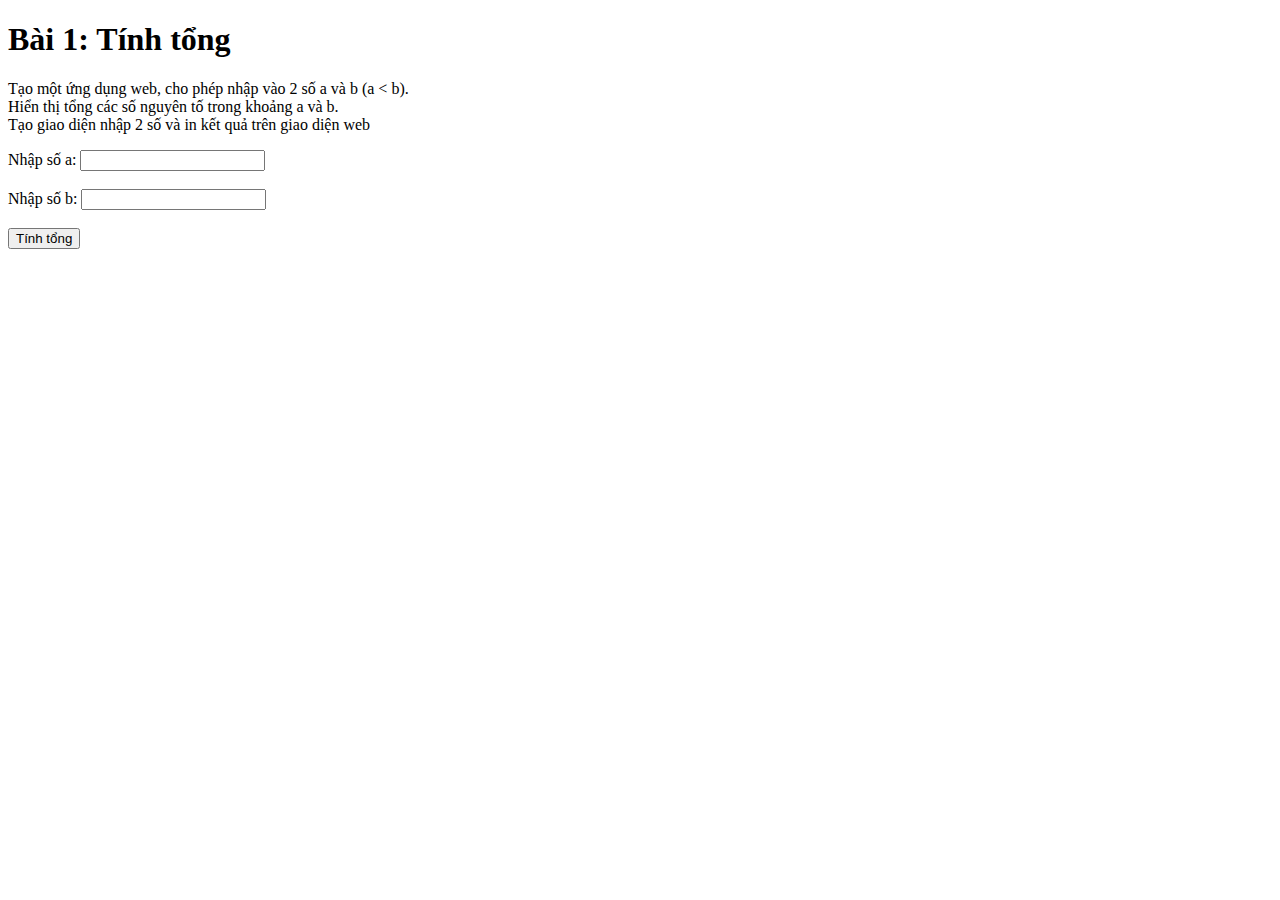
<file: Bai1/index.html>
<!DOCTYPE html>
<html lang="en">
<head>
    <meta charset="UTF-8">
    <meta http-equiv="X-UA-Compatible" content="IE=edge">
    <meta name="viewport" content="width=device-width, initial-scale=1.0">
    <title>Bài 1</title>
    <script src="./play.js"> </script>

</head>
<body>
    <h1>Bài 1: Tính tổng</h1>
    <p>Tạo một ứng dụng web, cho phép nhập vào 2 số a và b (a < b).<br>
        Hiển thị tổng các số nguyên tố trong khoảng a và b. <br>
        Tạo giao diện nhập 2 số và in kết quả trên giao diện web</p>    
        <label for="a">Nhập số a:</label>
        <input type="number" id="a" name="a"><br><br>
        <label for="b">Nhập số b:</label>
        <input type="number" id="b" name="b"><br><br>
        <button onclick="tinhTong()">Tính tổng</button>
        <p id="ketQua"></p>  
</body>
</html>
</file>
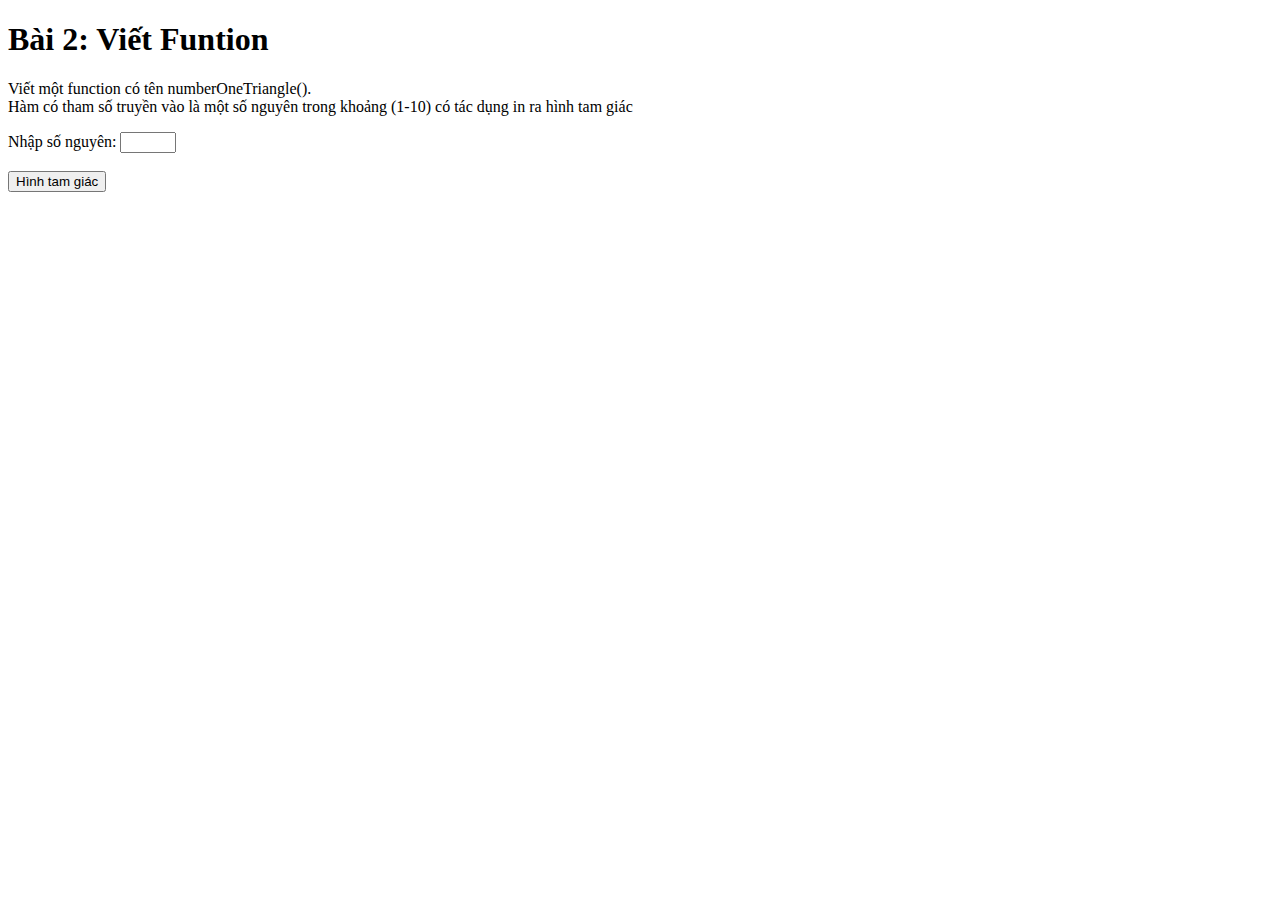
<file: Bai2/index.html>
<!DOCTYPE html>
<html lang="en">
<head>
    <meta charset="UTF-8">
    <meta http-equiv="X-UA-Compatible" content="IE=edge">
    <meta name="viewport" content="width=device-width, initial-scale=1.0">
    <title>Bài 2</title>
</head>
<body>
    <h1>Bài 2: Viết Funtion</h1>
    <p>Viết một function có tên numberOneTriangle().<br>
        Hàm có tham số truyền vào là một số nguyên trong khoảng (1-10) có tác dụng in ra hình tam giác</p> 
    
        <script src="./play.js"> </script>
        <label for="n">Nhập số nguyên:</label>
        <input type="number" id="n" name="n" min="1" max="10"><br><br>
        <button onclick="numberOneTriangle()">Hình tam giác</button>
        <pre id="ketQua"></pre>
</body>
</html>
</file>
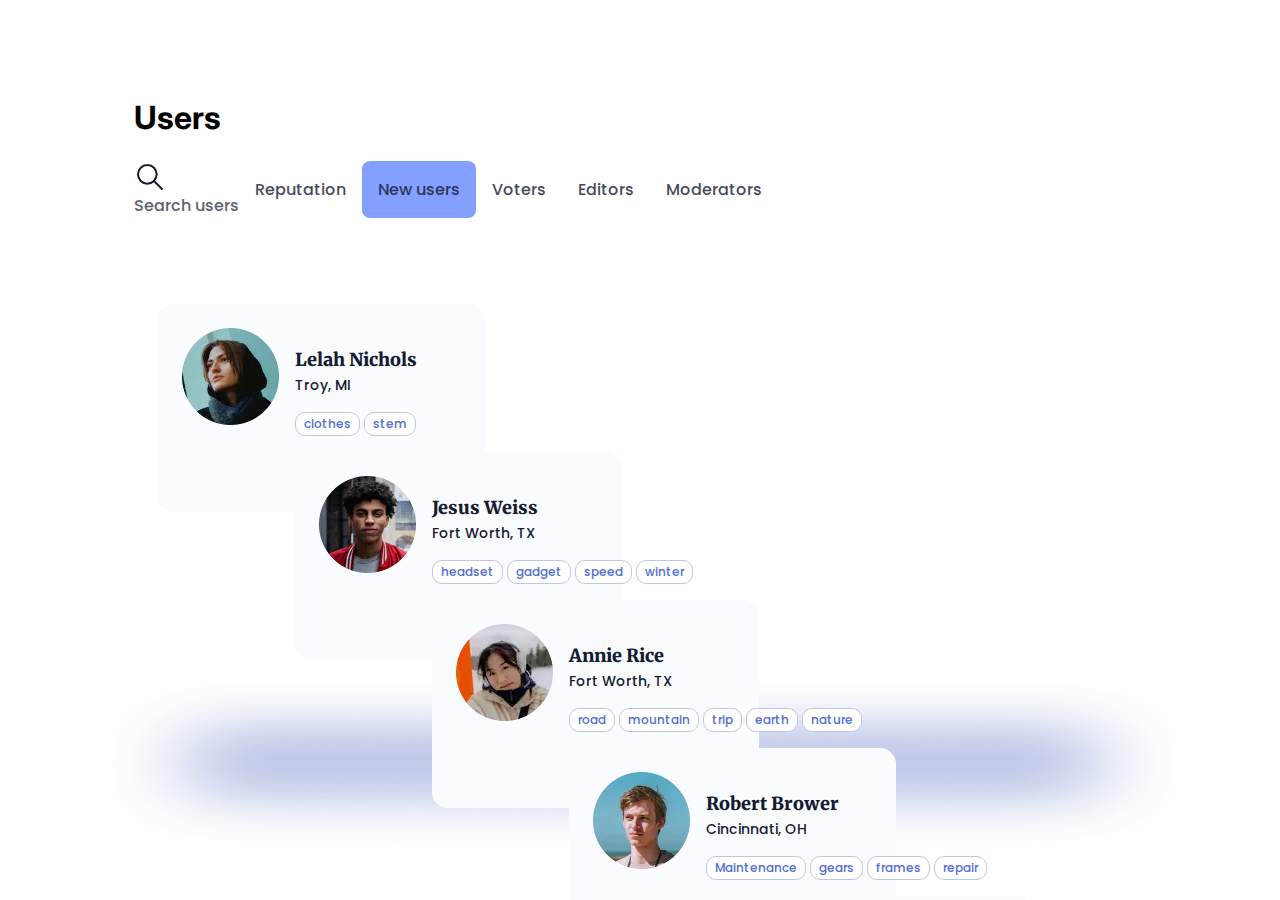
<file: Bai3/index.html>
<!DOCTYPE html>
<html lang="en">
  <head>
    <meta charset="UTF-8">
    <meta http-equiv="X-UA-Compatible" content="IE=edge">
    <meta name="viewport" content="width=device-width, initial-scale=1.0">
    <title>Bài 3</title>

    <style data-tag="reset-style-sheet">
      html {  line-height: 1.15;}body {  margin: 0;}* {  box-sizing: border-box;  border-width: 0;  border-style: solid;}p,li,ul,pre,div,h1,h2,h3,h4,h5,h6,figure,blockquote,figcaption {  margin: 0;  padding: 0;}button {  background-color: transparent;}button,input,optgroup,select,textarea {  font-family: inherit;  font-size: 100%;  line-height: 1.15;  margin: 0;}button,select {  text-transform: none;}button,[type="button"],[type="reset"],[type="submit"] {  -webkit-appearance: button;}button::-moz-focus-inner,[type="button"]::-moz-focus-inner,[type="reset"]::-moz-focus-inner,[type="submit"]::-moz-focus-inner {  border-style: none;  padding: 0;}button:-moz-focus,[type="button"]:-moz-focus,[type="reset"]:-moz-focus,[type="submit"]:-moz-focus {  outline: 1px dotted ButtonText;}a {  color: inherit;  text-decoration: inherit;}input {  padding: 2px 4px;}img {  display: block;}html { scroll-behavior: smooth  }
    </style>
    <style data-tag="default-style-sheet">
      html {
        font-family: Inter;
        font-size: 16px;
      }

      body {
        font-weight: 400;
        font-style:normal;
        text-decoration: none;
        text-transform: none;
        letter-spacing: normal;
        line-height: 1.15;
        color: var(--dl-color-gray-black);
        background-color: var(--dl-color-gray-white);

      }
    </style>
    <link
      rel="stylesheet"
      href="https://fonts.googleapis.com/css2?family=Inter:wght@100;200;300;400;500;600;700;800;900&amp;display=swap"
      data-tag="font"
    />
    <link
      rel="stylesheet"
      href="https://fonts.googleapis.com/css2?family=Merriweather:ital,wght@0,300;0,400;0,700;0,900;1,300;1,400;1,700;1,900&amp;display=swap"
      data-tag="font"
    />
    <link
      rel="stylesheet"
      href="https://fonts.googleapis.com/css2?family=Poppins:ital,wght@0,100;0,200;0,300;0,400;0,500;0,600;0,700;0,800;0,900;1,100;1,200;1,300;1,400;1,500;1,600;1,700;1,800;1,900&amp;display=swap"
      data-tag="font"
    />
    <link rel="stylesheet" href="./style.css" />
  </head>
  <body>
    <div>
      <link href="./main.css" rel="stylesheet" />

      <div class="Container">
        <div class="SmallContainer">
          <img
            src="public/playground_assets/rectangle14209-bv1r-1200w.png"
            alt="Background1"
            class="Background1"
          />
          <div class="Main">
            <div class="Header">
              <span class="Heading"><span>Users</span></span>
              <div class="NavBar">
                <div class="NavBar-SearchUsers">
                  <img
                    src="public/playground_assets/frame26-ezci.svg"
                    alt="SearchIcon"
                    class="NavBar-SearchIcon"
                  />
                  <span class="NavBar-SearchUsersText"><span>Search users</span></span>
                </div>
                <div class="NavBar-Frames">
                  <div class="NavBar-Frame1">
                    <span class="NavBar-Text"><span>Reputation</span></span>
                  </div>
                  <div class="NavBar-Frame2">
                    <span class="NavBar-Text"><span>New users</span></span>
                  </div>
                  <div class="NavBar-Frame1">
                    <span class="NavBar-Text"><span>Voters</span></span>
                  </div>
                  <div class="NavBar-Frame1">
                    <span class="NavBar-Text"><span>Editors</span></span>
                  </div>
                  <div class="NavBar-Frame1">
                    <span class="NavBar-Text"><span>Moderators</span></span>
                  </div>
                </div>
              </div>
            </div>

            <div class="list">

              <div class="user">
                <img src="public/playground_assets/ellipse1228-qtua-200h.png" alt="Ellipse1228" class="UserAvatar">
                <div class="UserInfo">
                  <div class="UserInfoText">
                    <span class="UserName">
                      <span>Lelah Nichols</span>
                    </span>
                    <span class="UserAddress"><span>Troy, MI</span></span>
                  </div>
                  <div class="UserTags">
                    <div class="UserTag">
                      <div class="UserTagInside">
                        <span class="UserTagText">
                          <span>clothes</span>
                        </span>
                      </div>
                      <div class="UserTagInside">
                        <span class="UserTagText">
                          <span>stem</span></span>
                      </div>
                </div>
              </div>

              <div class="user">
                <img src="public/playground_assets/ellipse1296-s8lr-200h.png" alt="Ellipse1228" class="UserAvatar">
                <div class="UserInfo">
                  <div class="UserInfoText">
                    <span class="UserName">
                      <span>Jesus Weiss</span>
                    </span>
                    <span class="UserAddress"><span>Fort Worth, TX</span></span>
                  </div>
                  <div class="UserTags">
                    <div class="UserTag">
                      <div class="UserTagInside">
                        <span class="UserTagText">
                          <span>headset</span>
                        </span>
                      </div>
                      <div class="UserTagInside">
                        <span class="UserTagText">
                          <span>gadget</span></span>
                      </div>
                      <div class="UserTagInside">
                        <span class="UserTagText">
                          <span>speed</span></span>
                      </div>
                      <div class="UserTagInside">
                        <span class="UserTagText">
                          <span>winter</span></span>
                      </div>
                </div>
              </div>

              <div class="user">
                <img src="public/playground_assets/ellipse12108-xdno-200h.png" alt="Ellipse1228" class="UserAvatar">
                <div class="UserInfo">
                  <div class="UserInfoText">
                    <span class="UserName">
                      <span>Annie Rice</span>
                    </span>
                    <span class="UserAddress"><span>Fort Worth, TX</span></span>
                  </div>
                  <div class="UserTags">
                    <div class="UserTag">
                      <div class="UserTagInside">
                        <span class="UserTagText">
                          <span>road</span>
                        </span>
                      </div>
                      <div class="UserTagInside">
                        <span class="UserTagText">
                          <span>mountain</span></span>
                      </div>
                      <div class="UserTagInside">
                        <span class="UserTagText">
                          <span>trip</span></span>
                      </div>
                      <div class="UserTagInside">
                        <span class="UserTagText">
                          <span>earth</span></span>
                      </div>
                      <div class="UserTagInside">
                        <span class="UserTagText">
                          <span>nature</span></span>
                      </div>
                </div>
              </div>

              <div class="user">
                <img src="public/playground_assets/ellipse12122-9st-200h.png" alt="Ellipse1228" class="UserAvatar">
                <div class="UserInfo">
                  <div class="UserInfoText">
                    <span class="UserName">
                      <span>Robert Brower</span>
                    </span>
                    <span class="UserAddress"><span>Cincinnati, OH</span></span>
                  </div>
                  <div class="UserTags">
                    <div class="UserTag">
                      <div class="UserTagInside">
                        <span class="UserTagText">
                          <span>Maintenance</span>
                        </span>
                      </div>
                      <div class="UserTagInside">
                        <span class="UserTagText">
                          <span>gears</span></span>
                      </div>
                      <div class="UserTagInside">
                        <span class="UserTagText">
                          <span>frames</span></span>
                      </div>
                      <div class="UserTagInside">
                        <span class="UserTagText">
                          <span>repair</span></span>
                      </div>
                </div>
              </div>

              <div class="user">
                <img src="public/playground_assets/ellipse12134-ziz-200h.png" alt="Ellipse1228" class="UserAvatar">
                <div class="UserInfo">
                  <div class="UserInfoText">
                    <span class="UserName">
                      <span>Amy Campbell</span>
                    </span>
                    <span class="UserAddress"><span>Warrior, AL</span></span>
                  </div>
                  <div class="UserTags">
                    <div class="UserTag">
                      <div class="UserTagInside">
                        <span class="UserTagText">
                          <span>music</span>
                        </span>
                      </div>
                      <div class="UserTagInside">
                        <span class="UserTagText">
                          <span>disks</span></span>
                </div>
              </div>

              <div class="user">
                <img src="public/playground_assets/ellipse12146-lb9-200h.png" alt="Ellipse1228" class="UserAvatar">
                <div class="UserInfo">
                  <div class="UserInfoText">
                    <span class="UserName">
                      <span>Anthony S. Morin</span>
                    </span>
                    <span class="UserAddress"><span>Lyndhurst, NJ</span></span>
                  </div>
                  <div class="UserTags">
                    <div class="UserTag">
                      <div class="UserTagInside">
                        <span class="UserTagText">
                          <span>vintage</span>
                        </span>
                      </div>
                      <div class="UserTagInside">
                        <span class="UserTagText">
                          <span>electri</span></span>
                      </div>
                </div>
              </div>
            </div>
            </div>
          </div>
        </div>
      </div>
    </div>
  </body>
</html>
</file>
<file: Bai3/style.css>
:root {
  --dl-color-gray-500: #595959;
  --dl-color-gray-700: #999999;
  --dl-color-gray-900: #D9D9D9;
  --dl-size-size-large: 144px;
  --dl-size-size-small: 48px;
  --dl-color-danger-300: #A22020;
  --dl-color-danger-500: #BF2626;
  --dl-color-danger-700: #E14747;
  --dl-color-gray-black: #000000;
  --dl-color-gray-white: #FFFFFF;
  --dl-size-size-medium: 96px;
  --dl-size-size-xlarge: 192px;
  --dl-size-size-xsmall: 16px;
  --dl-space-space-unit: 16px;
  --dl-color-primary-100: #003EB3;
  --dl-color-primary-300: #0074F0;
  --dl-color-primary-500: #14A9FF;
  --dl-color-primary-700: #85DCFF;
  --dl-color-success-300: #199033;
  --dl-color-success-500: #32A94C;
  --dl-color-success-700: #4CC366;
  --dl-size-size-xxlarge: 288px;
  --dl-size-size-maxwidth: 1400px;
  --dl-radius-radius-round: 50%;
  --dl-color-default-151b32: rgba(21, 27, 49, 1);
  --dl-color-default-bfc8e6: rgba(191, 199, 229, 1);
  --dl-space-space-halfunit: 8px;
  --dl-space-space-sixunits: 96px;
  --dl-space-space-twounits: 32px;
  --dl-radius-radius-radius2: 2px;
  --dl-radius-radius-radius4: 4px;
  --dl-radius-radius-radius8: 8px;
  --dl-space-space-fiveunits: 80px;
  --dl-space-space-fourunits: 64px;
  --dl-space-space-threeunits: 48px;
  --dl-space-space-oneandhalfunits: 24px;
}
.button {
  color: var(--dl-color-gray-black);
  display: inline-block;
  padding: 0.5rem 1rem;
  border-color: var(--dl-color-gray-black);
  border-width: 1px;
  border-radius: 4px;
  background-color: var(--dl-color-gray-white);
}
.input {
  color: var(--dl-color-gray-black);
  cursor: auto;
  padding: 0.5rem 1rem;
  border-color: var(--dl-color-gray-black);
  border-width: 1px;
  border-radius: 4px;
  background-color: var(--dl-color-gray-white);
}
.textarea {
  color: var(--dl-color-gray-black);
  cursor: auto;
  padding: 0.5rem;
  border-color: var(--dl-color-gray-black);
  border-width: 1px;
  border-radius: 4px;
  background-color: var(--dl-color-gray-white);
}
.list {
  width: 100%;
  margin: 1em 0px 1em 0px;
  display: block;
  padding: 0px 0px 0px 1.5rem;
  list-style-type: none;
  list-style-position: outside;
}
.list-item {
  display: list-item;
}
.teleport-show {
  display: flex !important;
  transform: none !important;
}
.Content {
  font-size: 16px;
  font-family: Inter;
  font-weight: 400;
  line-height: 1.15;
  text-transform: none;
  text-decoration: none;
}
.Heading {
  font-size: 32px;
  font-family: Inter;
  font-weight: 700;
  line-height: 1.15;
  text-transform: none;
  text-decoration: none;
}
</file>
<file: Bai3/main.css>
.Container {
  width: 100%;
  display: flex;
  overflow: auto;
  min-height: 100vh;
  align-items: center;
  flex-direction: column;
}
.SmallContainer {
  width: 1213px;
  height: 854px;
  display: flex;
  position: relative;
  align-items: flex-start;
  flex-shrink: 1;
}
.Background1 {
  top: 671px;
  left: 53px;
  width: 1113px;
  height: 183px;
  position: absolute;
}
.Main {
  gap: 70px;
  top: 0px;
  left: 0px;
  display: flex;
  padding: 100px;
  position: absolute;
  align-items: flex-start;
  border-radius: 16px;
  flex-direction: column;
  background-color: rgba(255, 255, 255, 1);
}
.Header {
  gap: 24px;
  display: flex;
  align-self: stretch;
  align-items: flex-start;
  flex-direction: column;
}

.user {
  gap: 16px;
  width: 327px;
  height: 208px;
  display: flex;
  padding: 24px;
  align-items: flex-start;
  flex-shrink: 0;
  border-radius: 16px;
  background-color: rgba(250, 251, 255, 1);
}

.group1-text {
  color: var(--dl-color-default-151b32);
  height: auto;
  font-size: 32px;
  font-style: Black;
  text-align: left;
  font-family: Merriweather;
  font-weight: 900;
  line-height: normal;
  font-stretch: normal;
  text-decoration: none;
}
.NavBar {
  display: flex;
  align-self: stretch;
  align-items: center;
  flex-shrink: 0;
  justify-content: space-between;
}
.group1-frame2 {
  gap: 8px;
  width: 327px;
  display: flex;
  padding: 16px;
  align-items: center;
  flex-shrink: 0;
  border-color: rgba(191, 199, 229, 1);
  border-style: solid;
  border-width: 1px;
  border-radius: 4px;
}
.group1-frame {
  width: 32px;
  height: 32px;
}
.NavBar-SearchUsersText {
  color: var(--dl-color-default-151b32);
  height: auto;
  opacity: 0.70;
  font-size: 16px;
  font-style: Medium;
  text-align: left;
  font-family: Poppins;
  font-weight: 500;
  line-height: normal;
  font-stretch: normal;
  text-decoration: none;
}
.NavBar-Frames {
  display: flex;
  overflow: hidden;
  align-items: flex-start;
  border-radius: 4px;
}
.NavBar-Frame1 {
  gap: 8px;
  display: flex;
  padding: 16px;
  align-items: center;
  justify-content: center;
}
.NavBar-Text {
  color: var(--dl-color-default-151b32);
  height: auto;
  opacity: 0.80;
  font-size: 16px;
  font-style: Medium;
  text-align: left;
  font-family: Poppins;
  font-weight: 500;
  line-height: normal;
  font-stretch: normal;
  text-decoration: none;
}
.NavBar-Frame2 {
  gap: 8px;
  display: flex;
  padding: 16px;
  align-items: center;
  border-radius: 8px;
  justify-content: center;
  background-color: rgba(131, 159, 255, 1);
}
.NewUsers {
  color: rgba(255, 255, 255, 1);
  height: auto;
  font-size: 16px;
  font-style: Medium;
  text-align: left;
  font-family: Poppins;
  font-weight: 500;
  line-height: normal;
  font-stretch: normal;
  text-decoration: none;
}

.Voters {
  color: var(--dl-color-default-151b32);
  height: auto;
  opacity: 0.80;
  font-size: 16px;
  font-style: Medium;
  text-align: left;
  font-family: Poppins;
  font-weight: 500;
  line-height: normal;
  font-stretch: normal;
  text-decoration: none;
}
.group1-frame6 {
  gap: 8px;
  display: flex;
  padding: 16px;
  align-items: center;
  justify-content: center;
}
.Editors {
  color: var(--dl-color-default-151b32);
  height: auto;
  opacity: 0.80;
  font-size: 16px;
  font-style: Medium;
  text-align: left;
  font-family: Poppins;
  font-weight: 500;
  line-height: normal;
  font-stretch: normal;
  text-decoration: none;
}
.group1-frame7 {
  gap: 8px;
  display: flex;
  padding: 16px;
  align-items: center;
  justify-content: center;
}
.group1-text12 {
  color: var(--dl-color-default-151b32);
  height: auto;
  opacity: 0.80;
  font-size: 16px;
  font-style: Medium;
  text-align: left;
  font-family: Poppins;
  font-weight: 500;
  line-height: normal;
  font-stretch: normal;
  text-decoration: none;
}

.UserInfo {
  gap: 16px;
  display: flex;
  align-items: flex-start;
  flex-direction: column;
}
.UserInfoText {
  gap: 4px;
  display: flex;
  padding: 20px 0 0 0;
  align-items: flex-start;
  flex-direction: column;
}
.UserName {
  color: var(--dl-color-default-151b32);
  height: auto;
  font-size: 18px;
  font-style: Black;
  text-align: left;
  font-family: Merriweather;
  font-weight: 900;
  line-height: normal;
  font-stretch: normal;
  text-decoration: none;
}
.UserAddress {
  color: var(--dl-color-default-151b32);
  height: auto;
  font-size: 14px;
  font-style: Medium;
  text-align: left;
  font-family: Poppins;
  font-weight: 500;
  line-height: normal;
  font-stretch: normal;
  text-decoration: none;
}
.UserTags {
  gap: 4px;
  display: flex;
  align-items: flex-start;
  flex-direction: column;
}
.UserTag {
  gap: 4px;
  display: flex;
  align-items: flex-start;
}
.UserTagInside {
  gap: 10px;
  display: flex;
  padding: 2px 8px;
  align-items: center;
  border-color: rgba(191, 199, 229, 1);
  border-style: solid;
  border-width: 1px;
  border-radius: 10px;
  justify-content: center;
  background-color: rgba(255, 255, 255, 1);
}
.UserTagText {
  color: rgba(81, 110, 212, 1);
  height: auto;
  font-size: 12px;
  font-style: Medium;
  text-align: left;
  font-family: Poppins;
  font-weight: 500;
  line-height: normal;
  font-stretch: normal;
  text-decoration: none;
}
</file>
